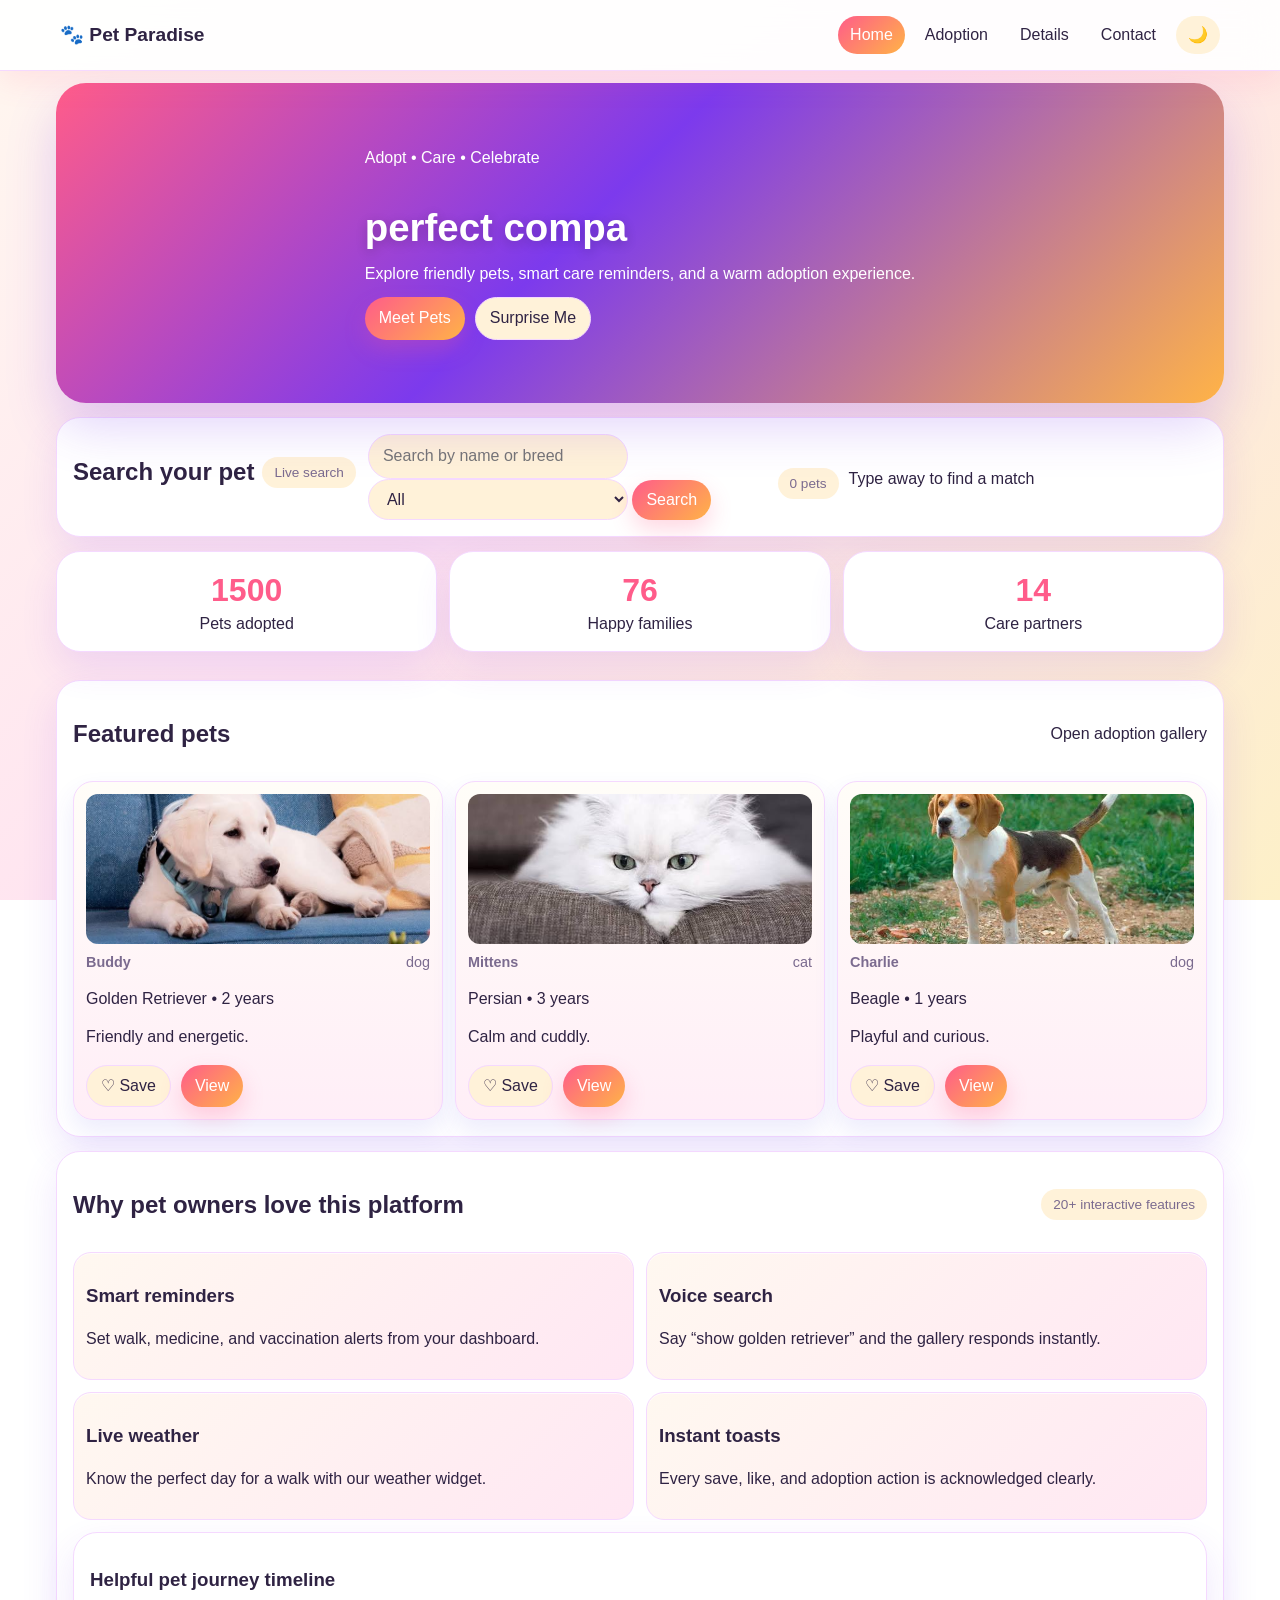
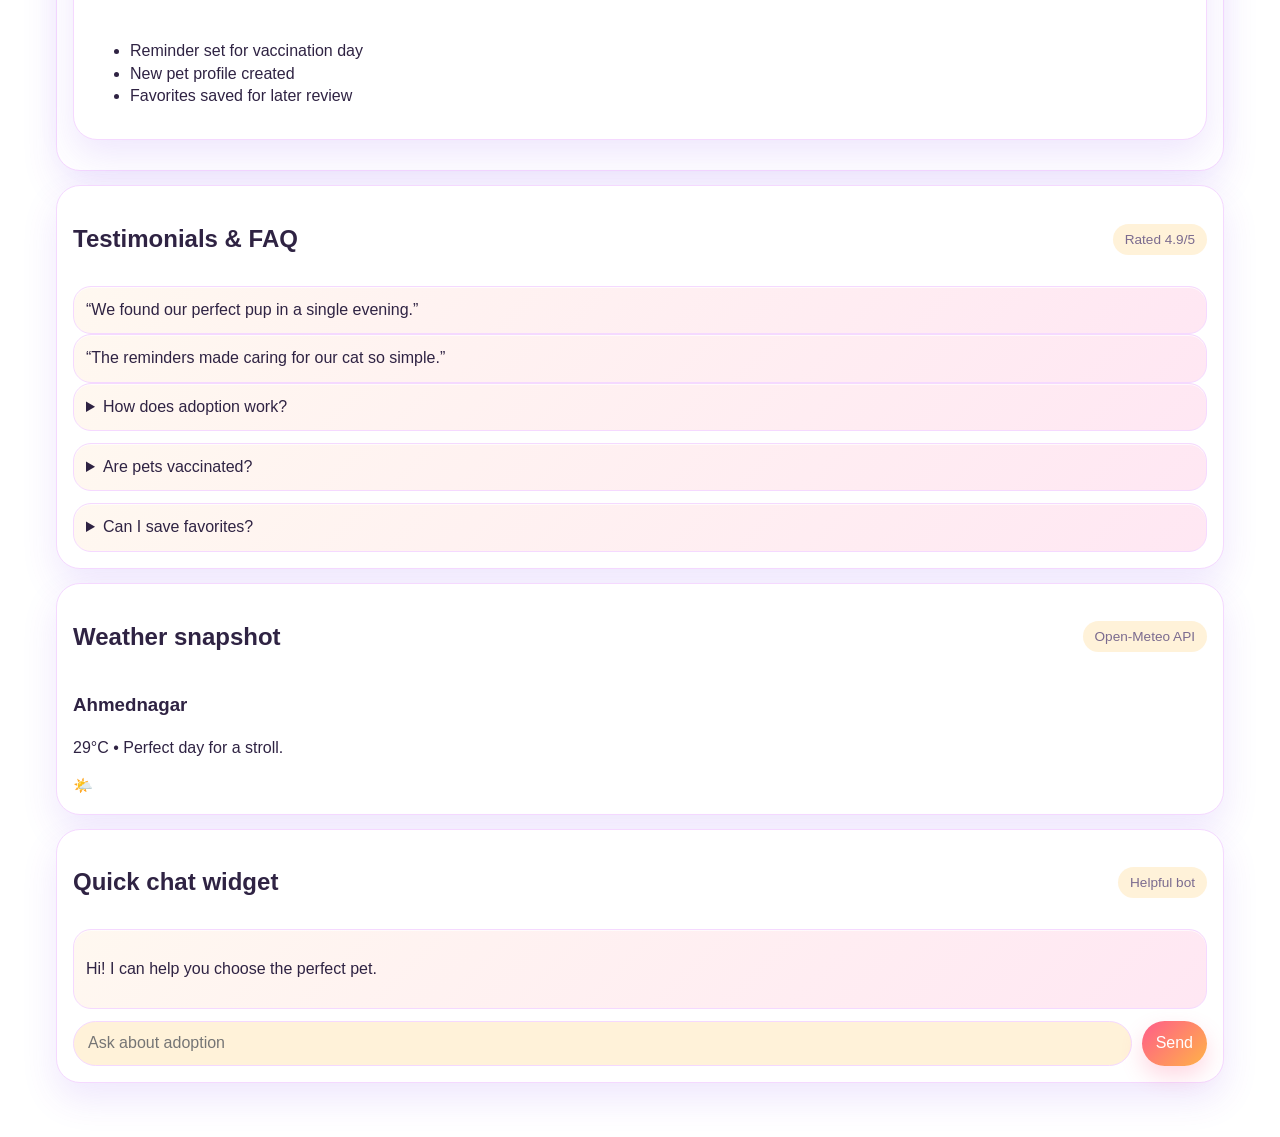
<file: index.html>
﻿<!DOCTYPE html>
<html lang="en">
  <head>
    <meta charset="UTF-8" />
    <meta name="viewport" content="width=device-width, initial-scale=1.0" />
    <title>Pet Paradise | Home</title>
    <link rel="stylesheet" href="/pages/css/styles.css" />
  </head>
  <body>
    <div class="scroll-progress" id="scrollProgress"></div>
    <button class="back-top" id="backTop">↑</button>
    <header class="topbar">
      <nav class="nav-shell">
        <a class="brand" href="index.html">🐾 Pet Paradise</a>
        <div class="nav-links">
          <a href="index.html" class="active">Home</a>
          <a href="adoption.html">Adoption</a>
          <a href="pet_details.html">Details</a>
          <a href="contact.htm">Contact</a>
          <button class="theme-btn" id="themeBtn">🌙</button>
        </div>
      </nav>
    </header>

    <main class="page-shell home-page">
      <section class="hero hero-slider">
        <div class="slide active">
          <div>
            <p class="eyebrow">Adopt • Care • Celebrate</p>
            <h1 id="typingText">Find your perfect companion...</h1>
            <p>Explore friendly pets, smart care reminders, and a warm adoption experience.</p>
            <div class="hero-actions">
              <a class="btn primary" href="adoption.html">Meet Pets</a>
              <button class="btn secondary" id="randomPetBtn">Surprise Me</button>
            </div>
          </div>
        </div>
        <div class="slide">
          <div>
            <p class="eyebrow">New arrivals</p>
            <h1>Fresh faces, big hearts.</h1>
            <p>Every pet here is looked after, vaccinated, and ready for a loving home.</p>
          </div>
        </div>
        <div class="slide">
          <div>
            <p class="eyebrow">Live care dashboard</p>
            <h1>Track, remind, and adore.</h1>
            <p>Use reminders, profiles, and pet timelines to stay organized.</p>
          </div>
        </div>
      </section>

      <section class="card search-card">
        <div class="section-head">
          <h2>Search your pet</h2>
          <span class="pill">Live search</span>
        </div>
        <div class="search-row">
          <input id="searchInput" placeholder="Search by name or breed" />
          <select id="categoryFilter">
            <option value="all">All</option>
            <option value="dog">Dog</option>
            <option value="cat">Cat</option>
            <option value="bird">Bird</option>
          </select>
          <button class="btn primary" id="searchBtn">Search</button>
        </div>
        <div class="results-row">
          <span id="resultCount" class="pill">0 pets</span>
          <span id="liveStatus" class="muted">Type away to find a match</span>
        </div>
      </section>

      <section class="counter-grid">
        <div class="counter card"><strong data-count="1500">0</strong><span>Pets adopted</span></div>
        <div class="counter card"><strong data-count="98">0</strong><span>Happy families</span></div>
        <div class="counter card"><strong data-count="24">0</strong><span>Care partners</span></div>
      </section>

      <section class="card feature-block">
        <div class="section-head">
          <h2>Featured pets</h2>
          <a href="adoption.html">Open adoption gallery</a>
        </div>
        <div id="featuredPets" class="pet-grid"></div>
      </section>

      <section class="card long-section">
        <div class="section-head">
          <h2>Why pet owners love this platform</h2>
          <span class="pill">20+ interactive features</span>
        </div>
        <div class="info-grid">
          <div class="info-card">
            <h3>Smart reminders</h3>
            <p>Set walk, medicine, and vaccination alerts from your dashboard.</p>
          </div>
          <div class="info-card">
            <h3>Voice search</h3>
            <p>Say “show golden retriever” and the gallery responds instantly.</p>
          </div>
          <div class="info-card">
            <h3>Live weather</h3>
            <p>Know the perfect day for a walk with our weather widget.</p>
          </div>
          <div class="info-card">
            <h3>Instant toasts</h3>
            <p>Every save, like, and adoption action is acknowledged clearly.</p>
          </div>
        </div>
        <div class="timeline card">
          <h3>Helpful pet journey timeline</h3>
          <ul id="timelineList"></ul>
        </div>
      </section>

      <section class="card long-section">
        <div class="section-head">
          <h2>Testimonials & FAQ</h2>
          <span class="pill">Rated 4.9/5</span>
        </div>
        <div class="testimonial-row">
          <div class="quote-box">“We found our perfect pup in a single evening.”</div>
          <div class="quote-box">“The reminders made caring for our cat so simple.”</div>
        </div>
        <div class="faq-list" id="faqList"></div>
      </section>

      <section class="card long-section">
        <div class="section-head">
          <h2>Weather snapshot</h2>
          <span class="pill">Open-Meteo API</span>
        </div>
        <div class="weather-box">
          <div>
            <h3 id="weatherCity">Ahmednagar</h3>
            <p id="weatherInfo">Loading weather…</p>
          </div>
          <div class="weather-icon" id="weatherIcon">☀️</div>
        </div>
      </section>

      <section class="card long-section">
        <div class="section-head">
          <h2>Quick chat widget</h2>
          <span class="pill">Helpful bot</span>
        </div>
        <div class="chat-box">
          <div id="chatMessages"></div>
          <div class="chat-input-row">
            <input id="chatInput" placeholder="Ask about adoption" />
            <button class="btn primary" id="chatSend">Send</button>
          </div>
        </div>
      </section>
    </main>

    <div class="toast-stack" id="toastStack"></div>
    <script src="/pages/jvascript/index.js"></script>
  </body>
</html>
</file>
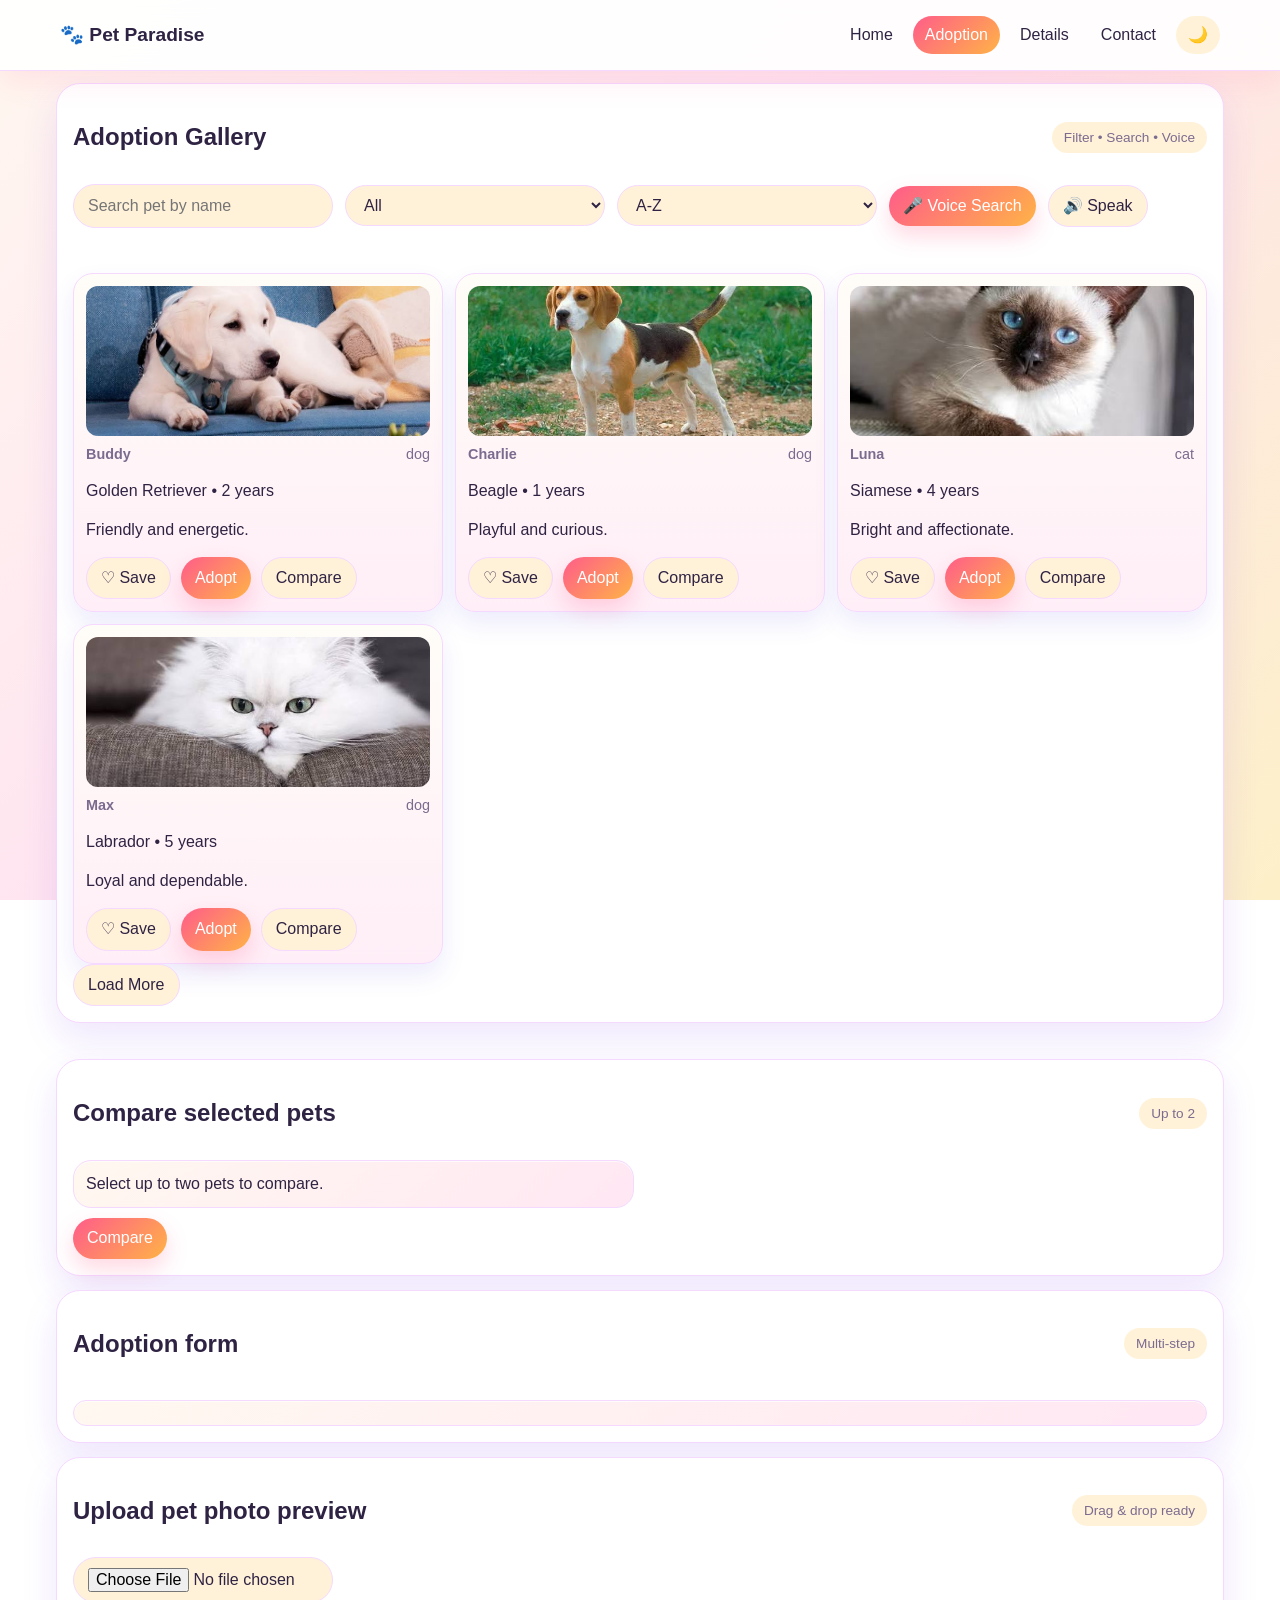
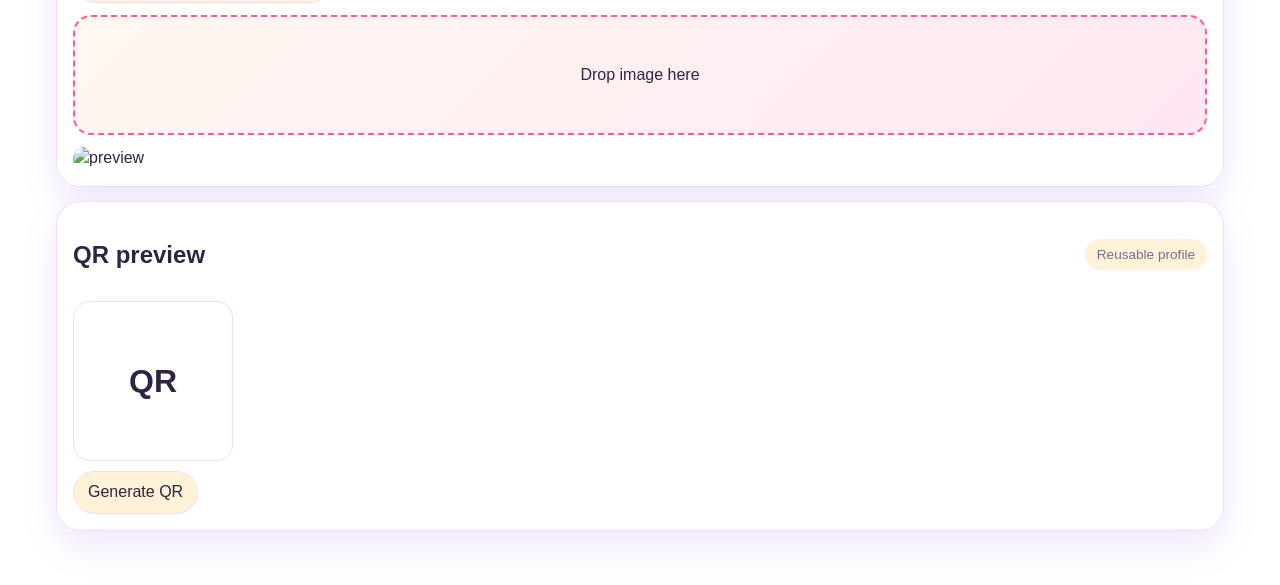
<file: adoption.html>
﻿<!DOCTYPE html>
<html lang="en">
  <head>
    <meta charset="UTF-8" />
    <meta name="viewport" content="width=device-width, initial-scale=1.0" />
    <title>Pet Paradise | Adoption</title>
    <link rel="stylesheet" href="/pages/css/styles.css" />
  </head>
  <body>
    <div class="scroll-progress" id="scrollProgress"></div>
    <button class="back-top" id="backTop">↑</button>
    <header class="topbar">
      <nav class="nav-shell">
        <a class="brand" href="index.html">🐾 Pet Paradise</a>
        <div class="nav-links">
          <a href="index.html">Home</a>
          <a href="adoption.html" class="active">Adoption</a>
          <a href="pet_details.html">Details</a>
          <a href="contact.htm">Contact</a>
          <button class="theme-btn" id="themeBtn">🌙</button>
        </div>
      </nav>
    </header>

    <main class="page-shell adoption-page">
      <section class="card long-section">
        <div class="section-head">
          <h2>Adoption Gallery</h2>
          <span class="pill">Filter • Search • Voice</span>
        </div>
        <div class="controls-row">
          <input id="adoptSearch" placeholder="Search pet by name" />
          <select id="adoptFilter">
            <option value="all">All</option>
            <option value="dog">Dog</option>
            <option value="cat">Cat</option>
            <option value="bird">Bird</option>
          </select>
          <select id="sortSelect">
            <option value="az">A-Z</option>
            <option value="za">Z-A</option>
            <option value="age">Youngest</option>
          </select>
          <button class="btn primary" id="voiceBtn">🎤 Voice Search</button>
          <button class="btn secondary" id="speakBtn">🔊 Speak</button>
        </div><br /><br />
        <div class="pet-grid" id="adoptGrid"></div>
        <div class="load-more-row">
          <button class="btn secondary" id="loadMoreBtn">Load More</button>
        </div>
      </section>
<br />
      <section class="card long-section">
        <div class="section-head">
          <h2>Compare selected pets</h2>
          <span class="pill">Up to 2</span>
        </div>
        <div class="compare-box" id="compareBox"></div>
        <button class="btn primary" id="compareBtn">Compare</button>
      </section>

      <section class="card long-section">
        <div class="section-head">
          <h2>Adoption form</h2>
          <span class="pill">Multi-step</span>
        </div>
        <div class="stepper" id="stepper"></div>
        <div class="form-card" id="formPanel"></div>
      </section>

      <section class="card long-section">
        <div class="section-head">
          <h2>Upload pet photo preview</h2>
          <span class="pill">Drag & drop ready</span>
        </div>
        <input type="file" id="uploadInput" accept="image/*" />
        <div id="dropZone" class="drop-zone">Drop image here</div>
        <img id="previewImg" class="preview-img" alt="preview" />
      </section>

      <section class="card long-section">
        <div class="section-head">
          <h2>QR preview</h2>
          <span class="pill">Reusable profile</span>
        </div>
        <div class="qr-card" id="qrCard">QR</div>
        <button class="btn secondary" id="qrBtn">Generate QR</button>
      </section>
    </main>

    <div class="toast-stack" id="toastStack"></div>
    <div class="modal" id="modalBox">
      <div class="modal-card">
        <button class="modal-close" id="closeModal">×</button>
        <div id="modalContent"></div>
      </div>
    </div>
    <script src="/pages/jvascript/adoption.js"></script>
  </body>
</html>
</file>
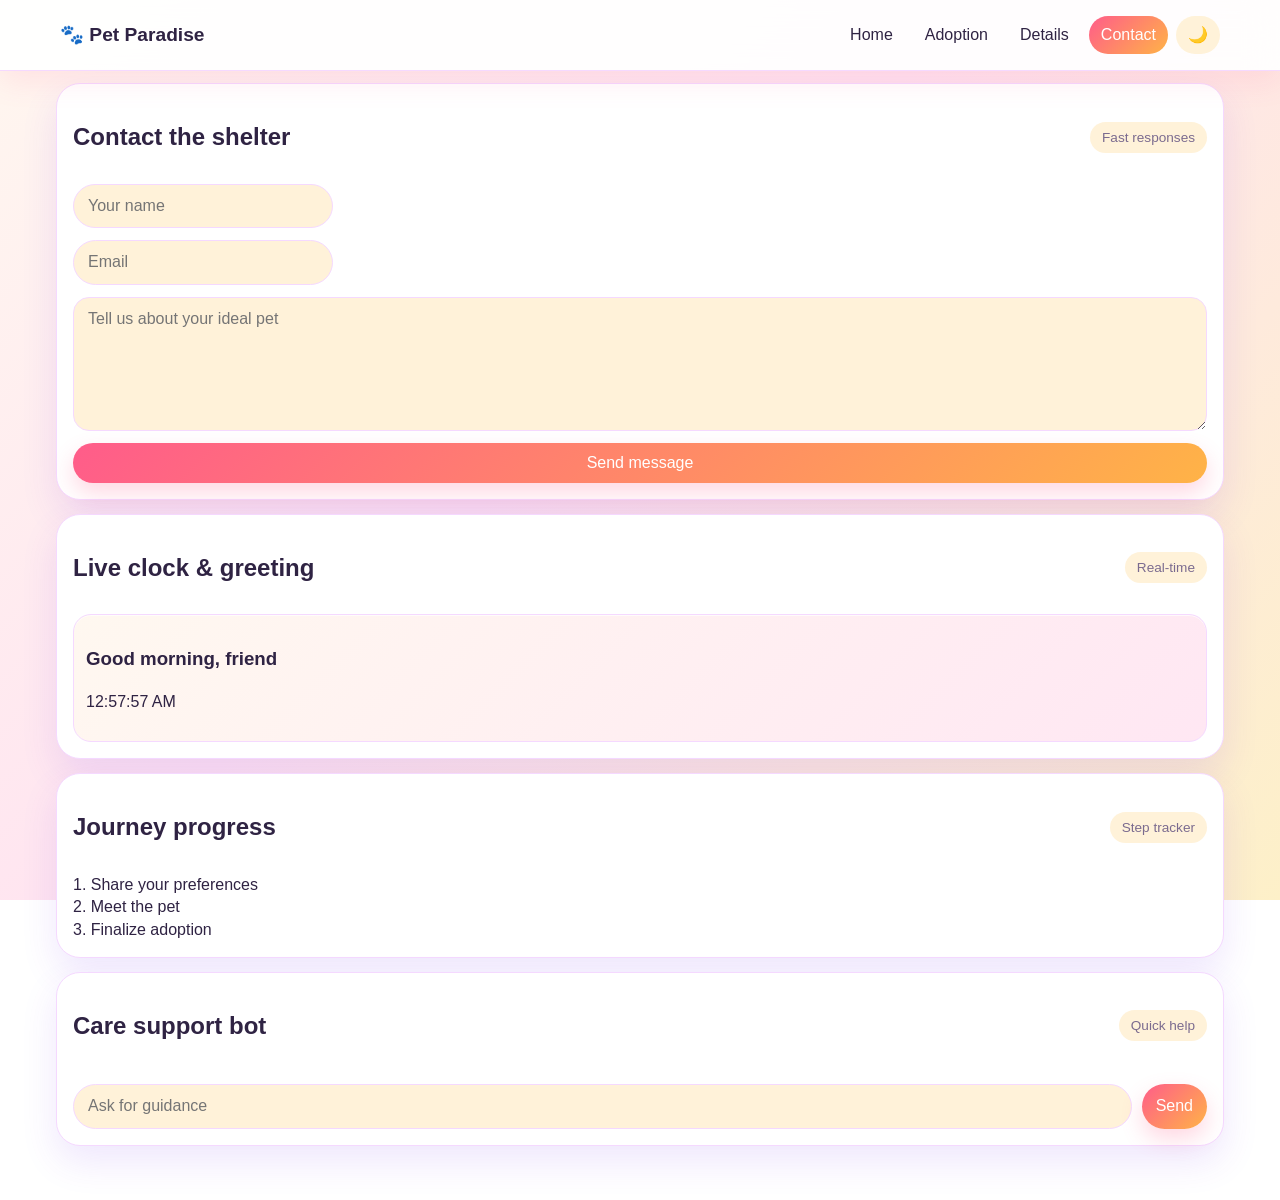
<file: contact.htm>
﻿<!DOCTYPE html>
<html lang="en">
  <head>
    <meta charset="UTF-8" />
    <meta name="viewport" content="width=device-width, initial-scale=1.0" />
    <title>Pet Paradise | Contact</title>
    <link rel="stylesheet" href="/pages/css/styles.css" />
  </head>
  <body>
    <div class="scroll-progress" id="scrollProgress"></div>
    <button class="back-top" id="backTop">↑</button>
    <header class="topbar">
      <nav class="nav-shell">
        <a class="brand" href="index.html">🐾 Pet Paradise</a>
        <div class="nav-links">
          <a href="index.html">Home</a>
          <a href="adoption.html">Adoption</a>
          <a href="pet_details.html">Details</a>
          <a href="contact.htm" class="active">Contact</a>
          <button class="theme-btn" id="themeBtn">🌙</button>
        </div>
      </nav>
    </header>

    <main class="page-shell contact-page">
      <section class="card long-section">
        <div class="section-head">
          <h2>Contact the shelter</h2>
          <span class="pill">Fast responses</span>
        </div>
        <form id="contactForm" class="contact-form">
          <input id="nameInput" placeholder="Your name" required />
          <input id="emailInput" placeholder="Email" required />
          <textarea id="messageInput" rows="5" placeholder="Tell us about your ideal pet" required></textarea>
          <button class="btn primary">Send message</button>
        </form>
      </section>

      <section class="card long-section">
        <div class="section-head">
          <h2>Live clock & greeting</h2>
          <span class="pill">Real-time</span>
        </div>
        <div class="clock-box">
          <h3 id="contactGreeting">Hello</h3>
          <p id="contactClock">00:00</p>
        </div>
      </section>

      <section class="card long-section">
        <div class="section-head">
          <h2>Journey progress</h2>
          <span class="pill">Step tracker</span>
        </div>
        <div class="progress-track"><div id="progressFill" class="progress-fill"></div></div>
        <div class="step-list">
          <div class="step-item">1. Share your preferences</div>
          <div class="step-item">2. Meet the pet</div>
          <div class="step-item">3. Finalize adoption</div>
        </div>
      </section>

      <section class="card long-section">
        <div class="section-head">
          <h2>Care support bot</h2>
          <span class="pill">Quick help</span>
        </div>
        <div class="chat-box">
          <div id="supportMessages"></div>
          <div class="chat-input-row">
            <input id="supportInput" placeholder="Ask for guidance" />
            <button class="btn primary" id="supportSend">Send</button>
          </div>
        </div>
      </section>
    </main>

    <div class="toast-stack" id="toastStack"></div>
    <script src="/pages/jvascript/contact.js"></script>
  </body>
</html>
</file>
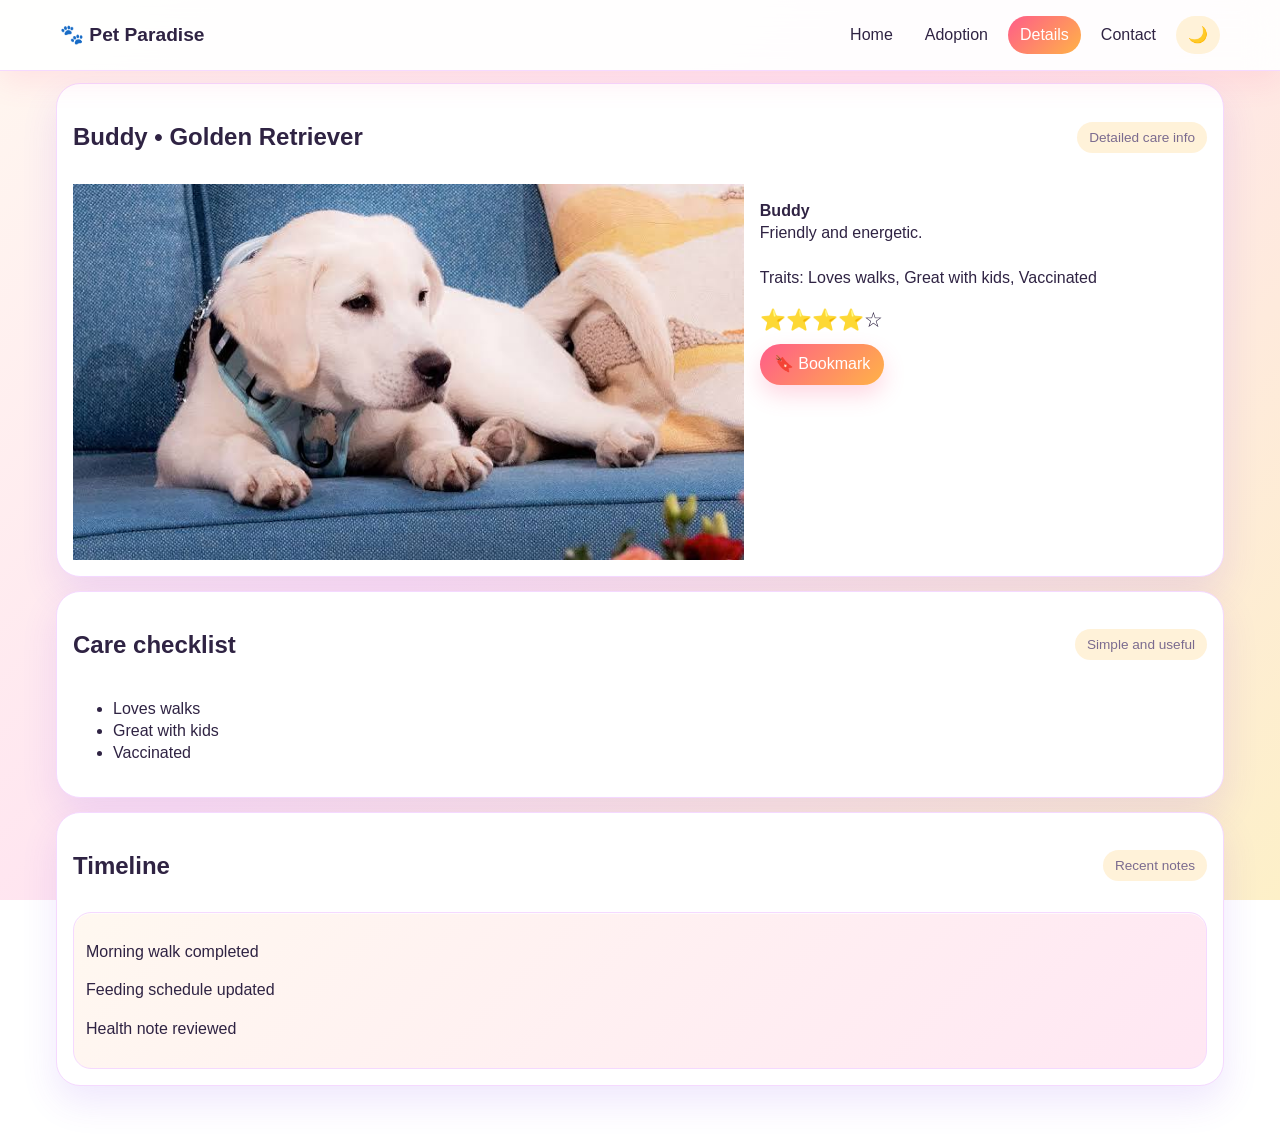
<file: pet_details.html>
﻿<!DOCTYPE html>
<html lang="en">
  <head>
    <meta charset="UTF-8" />
    <meta name="viewport" content="width=device-width, initial-scale=1.0" />
    <title>Pet Paradise | Pet Details</title>
    <link rel="stylesheet" href="/pages/css/styles.css" />
  </head>
  <body>
    <div class="scroll-progress" id="scrollProgress"></div>
    <button class="back-top" id="backTop">↑</button>
    <header class="topbar">
      <nav class="nav-shell">
        <a class="brand" href="index.html">🐾 Pet Paradise</a>
        <div class="nav-links">
          <a href="index.html">Home</a>
          <a href="adoption.html">Adoption</a>
          <a href="pet_details.html" class="active">Details</a>
          <a href="contact.htm">Contact</a>
          <button class="theme-btn" id="themeBtn">🌙</button>
        </div>
      </nav>
    </header>

    <main class="page-shell detail-page">
      <section class="card long-section">
        <div class="section-head">
          <h2 id="detailTitle">Pet profile</h2>
          <span class="pill">Detailed care info</span>
        </div>
        <div class="detail-grid">
          <div class="detail-image" id="detailImage"></div>
          <div class="detail-info">
            <p id="detailText"></p>
            <div class="rating" id="ratingBox"></div>
            <button class="btn primary" id="bookmarkBtn">🔖 Bookmark</button>
          </div>
        </div>
      </section>

      <section class="card long-section">
        <div class="section-head">
          <h2>Care checklist</h2>
          <span class="pill">Simple and useful</span>
        </div>
        <ul id="checklist"></ul>
      </section>

      <section class="card long-section">
        <div class="section-head">
          <h2>Timeline</h2>
          <span class="pill">Recent notes</span>
        </div>
        <div id="detailTimeline"></div>
      </section>
    </main>

    <div class="toast-stack" id="toastStack"></div>
    <script src="/pages/jvascript/pet_details.js"></script>
  </body>
</html>
</file>
<file: pages/css/styles.css>
﻿:root {
  --bg: #fffaf2;
  --surface: #ffffff;
  --surface-2: #fff2d9;
  --text: #2f2343;
  --muted: #7b6b8f;
  --accent: #ff5c8a;
  --accent-2: #ffb347;
  --accent-3: #4f46e5;
  --border: #f5d9ff;
}
body.dark {
  --bg: #07111f;
  --surface: #101c2f;
  --surface-2: #17263c;
  --text: #f4f7fb;
  --muted: #93a3b8;
  --accent: #818cf8;
  --accent-2: #fbbf24;
  --border: #25364c;
}
* { box-sizing: border-box; }
body {
  margin: 0;
  font-family: Inter, Segoe UI, Arial, sans-serif;
  background: linear-gradient(135deg, #fff7ef 0%, #ffe4f0 45%, #fdf0c8 100%);
  color: var(--text);
  line-height: 1.4;
  transition: all 0.25s ease;
  background-attachment: fixed;
}
a { color: inherit; text-decoration: none; }
button, input, select, textarea { font: inherit; }
img { max-width: 100%; display: block; }

.topbar {
  position: sticky; top: 0; z-index: 50; background: rgba(255,255,255,0.92); backdrop-filter: blur(16px);
  border-bottom: 1px solid var(--border);
  box-shadow: 0 10px 30px rgba(255, 92, 138, 0.12);
}
.nav-shell { max-width: 1200px; margin: 0 auto; padding: 16px 20px; display: flex; justify-content: space-between; align-items: center; }
.brand { font-size: 1.2rem; font-weight: 800; }
.nav-links { display: flex; align-items: center; gap: 8px; }
.nav-links a, .theme-btn { padding: 8px 12px; border-radius: 999px; border: none; background: transparent; cursor: pointer; }
.nav-links a.active, .nav-links a:hover { background: linear-gradient(135deg, var(--accent), var(--accent-2)); color: white; }
.theme-btn { background: var(--surface-2); }

.page-shell { max-width: 1200px; margin: 0 auto; padding: 12px 16px 40px; min-height: auto; }
.hero { min-height: 320px; padding: 24px; display: flex; align-items: center; justify-content: center; background: linear-gradient(135deg, #ff5c8a 0%, #7c3aed 45%, #ffb347 100%); color: white; border-radius: 30px; margin-bottom: 14px; position: relative; overflow: hidden; box-shadow: 0 24px 50px rgba(124, 58, 237, 0.22); isolation: isolate; }
.hero h1 { font-size: clamp(1.7rem, 3.3vw, 2.4rem); margin-bottom: 8px; text-shadow: 0 3px 12px rgba(0,0,0,0.2); }
.hero p { font-size: 1rem; max-width: 600px; margin: 0; }
.hero-actions { display: flex; gap: 10px; margin-top: 12px; flex-wrap: wrap; }
.btn { border: none; padding: 9px 14px; border-radius: 999px; cursor: pointer; display: inline-flex; align-items: center; justify-content: center; transition: transform 0.2s ease; }
.btn:hover { transform: translateY(-3px) scale(1.01); }
.btn.primary { background: linear-gradient(135deg, #ff5c8a, #ffb347); color: white; box-shadow: 0 10px 22px rgba(255, 92, 138, 0.24); }
.btn.secondary { background: var(--surface-2); color: var(--text); border: 1px solid var(--border); }
.card { background: var(--surface); border: 1px solid var(--border); border-radius: 24px; padding: 16px; box-shadow: 0 16px 36px rgba(124, 58, 237, 0.12); margin-bottom: 14px; transition: transform 0.2s ease, box-shadow 0.2s ease; }
.card:hover { transform: translateY(-2px); box-shadow: 0 20px 42px rgba(124, 58, 237, 0.16); }
.long-section { padding: 16px; min-height: auto; }
.section-head { display: flex; justify-content: space-between; align-items: center; margin-bottom: 10px; gap: 8px; flex-wrap: wrap; }
.pill { background: var(--surface-2); color: var(--muted); padding: 6px 12px; border-radius: 999px; font-size: 0.85rem; }
.search-card, .controls-row { display: flex; gap: 12px; flex-wrap: wrap; align-items: center; }
input, select, textarea { border: 1px solid var(--border); border-radius: 999px; padding: 10px 14px; background: var(--surface-2); color: var(--text); width: 100%; max-width: 260px; }
textarea { max-width: 100%; border-radius: 16px; min-height: 120px; }
.results-row { margin-top: 12px; display: flex; gap: 10px; flex-wrap: wrap; }
.counter-grid { display: grid; grid-template-columns: repeat(3, 1fr); gap: 12px; margin-bottom: 14px; }
.counter { text-align: center; padding: 16px 10px; }
.counter strong { display: block; font-size: 2rem; color: var(--accent); }
.pet-grid { display: grid; grid-template-columns: repeat(3, minmax(0, 1fr)); gap: 12px; }
.pet-card { background: linear-gradient(180deg, #fffdf8 0%, #ffeef7 100%); border: 1px solid var(--border); padding: 12px; border-radius: 20px; box-shadow: 0 12px 24px rgba(79, 70, 229, 0.1); transition: transform 0.2s ease, box-shadow 0.2s ease; }
.pet-card:hover { transform: translateY(-3px); box-shadow: 0 16px 30px rgba(255, 92, 138, 0.16); }
.pet-card img { width: 100%; height: 150px; object-fit: cover; border-radius: 12px; margin-bottom: 8px; }
.pet-card .meta { display: flex; justify-content: space-between; color: var(--muted); font-size: 0.9rem; }
.info-grid { display: grid; grid-template-columns: repeat(2, 1fr); gap: 12px; margin-bottom: 12px; }
.info-card, .quote-box, .clock-box, .drop-zone, .qr-card, .form-card { background: linear-gradient(135deg, #fff8f0 0%, #ffe7f3 100%); border: 1px solid var(--border); border-radius: 18px; padding: 12px; box-shadow: inset 0 1px 0 rgba(255,255,255,0.7); }
.timeline, .faq-list, .chat-box, .contact-form { display: grid; gap: 12px; }
.chat-input-row { display: flex; gap: 10px; flex-wrap: wrap; }
.chat-input-row input { max-width: none; flex: 1; }
.toast-stack { position: fixed; right: 20px; bottom: 24px; display: grid; gap: 8px; z-index: 80; }
.toast { background: linear-gradient(135deg, #ff5c8a, #7c3aed); color: white; border: none; padding: 12px 16px; border-radius: 999px; box-shadow: 0 12px 28px rgba(124, 58, 237, 0.24); }
.scroll-progress { position: fixed; top: 0; left: 0; height: 4px; width: 0; background: linear-gradient(90deg, var(--accent), var(--accent-2)); z-index: 90; }
.back-top { position: fixed; right: 18px; bottom: 90px; border: none; background: var(--accent); color: white; border-radius: 999px; padding: 12px 14px; cursor: pointer; opacity: 0; transition: opacity 0.2s ease; }
.back-top.show { opacity: 1; }
.slide { display: none; }
.slide.active { display: block; }
.compare-box { display: grid; grid-template-columns: repeat(2, minmax(0, 1fr)); gap: 12px; margin-bottom: 10px; }
.drop-zone { min-height: 120px; display: grid; place-items: center; margin: 12px 0; border: 2px dashed var(--accent); }
.preview-img { width: 240px; border-radius: 20px; margin-top: 10px; }
.qr-card { width: 160px; height: 160px; display: grid; place-items: center; font-size: 2rem; font-weight: 800; margin-bottom: 10px; overflow: hidden; border-radius: 16px; background: white; }
.qr-card img { width: 100%; height: 100%; object-fit: contain; }
.modal { position: fixed; inset: 0; background: rgba(7,17,31,0.7); display: none; align-items: center; justify-content: center; padding: 20px; z-index: 100; }
.modal.open { display: flex; }
.modal-card { background: var(--surface); border-radius: 24px; padding: 24px; min-width: min(560px, 100%); position: relative; }
.modal-close { position: absolute; top: 10px; right: 10px; background: transparent; border: none; font-size: 1.3rem; cursor: pointer; }
.stepper { display: flex; gap: 8px; margin-bottom: 10px; }
.step-dot { width: 12px; height: 12px; border-radius: 999px; background: var(--surface-2); }
.step-dot.active { background: var(--accent); }
.detail-grid { display: grid; grid-template-columns: 1.2fr 0.8fr; gap: 16px; }
.detail-image { min-height: 320px; border-radius: 24px; background: linear-gradient(135deg, var(--accent), var(--accent-2)); }
.rating { display: flex; gap: 6px; font-size: 1.3rem; margin: 10px 0; }
@media (max-width: 900px) { .counter-grid, .pet-grid, .info-grid, .detail-grid, .compare-box { grid-template-columns: 1fr; } }
@media (max-width: 640px) { .nav-shell { flex-direction: column; gap: 8px; } .page-shell { padding-inline: 12px; } .hero { padding: 18px; } .pet-grid { grid-template-columns: 1fr; } }
</file>
